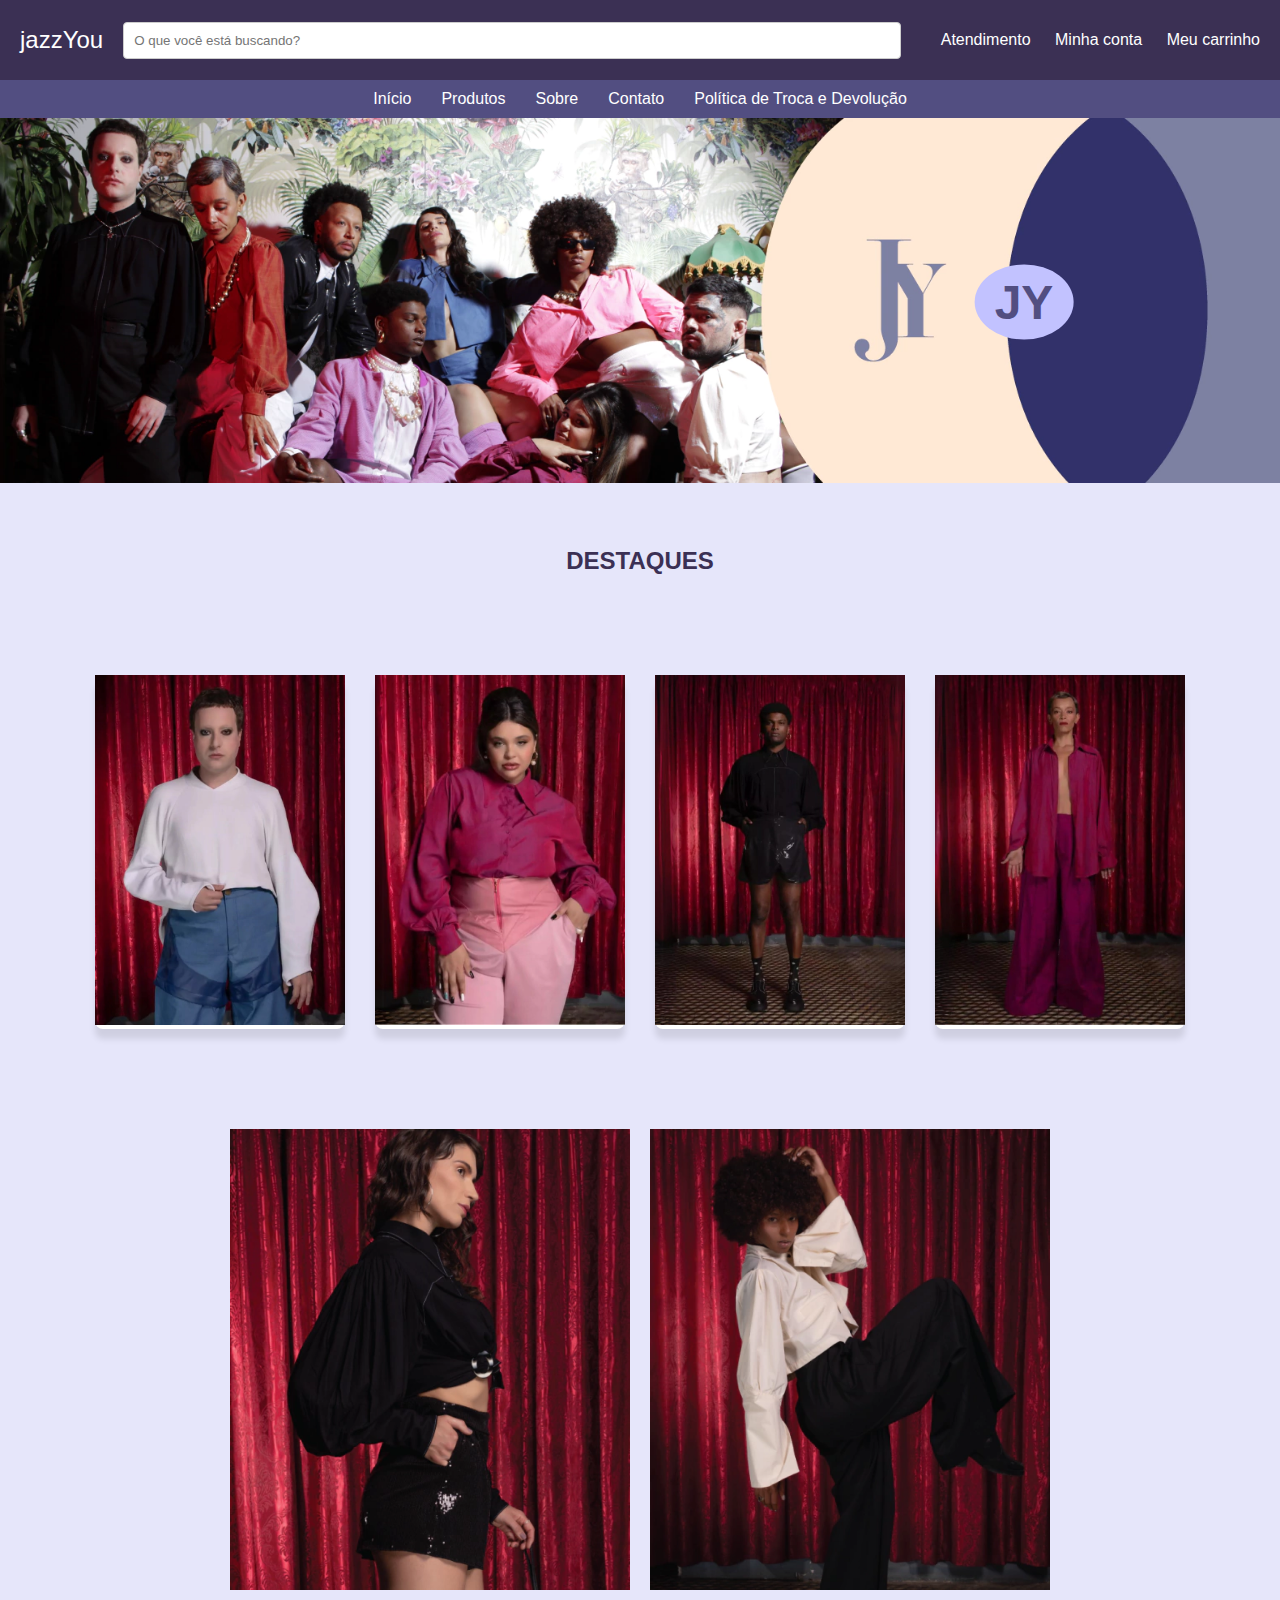
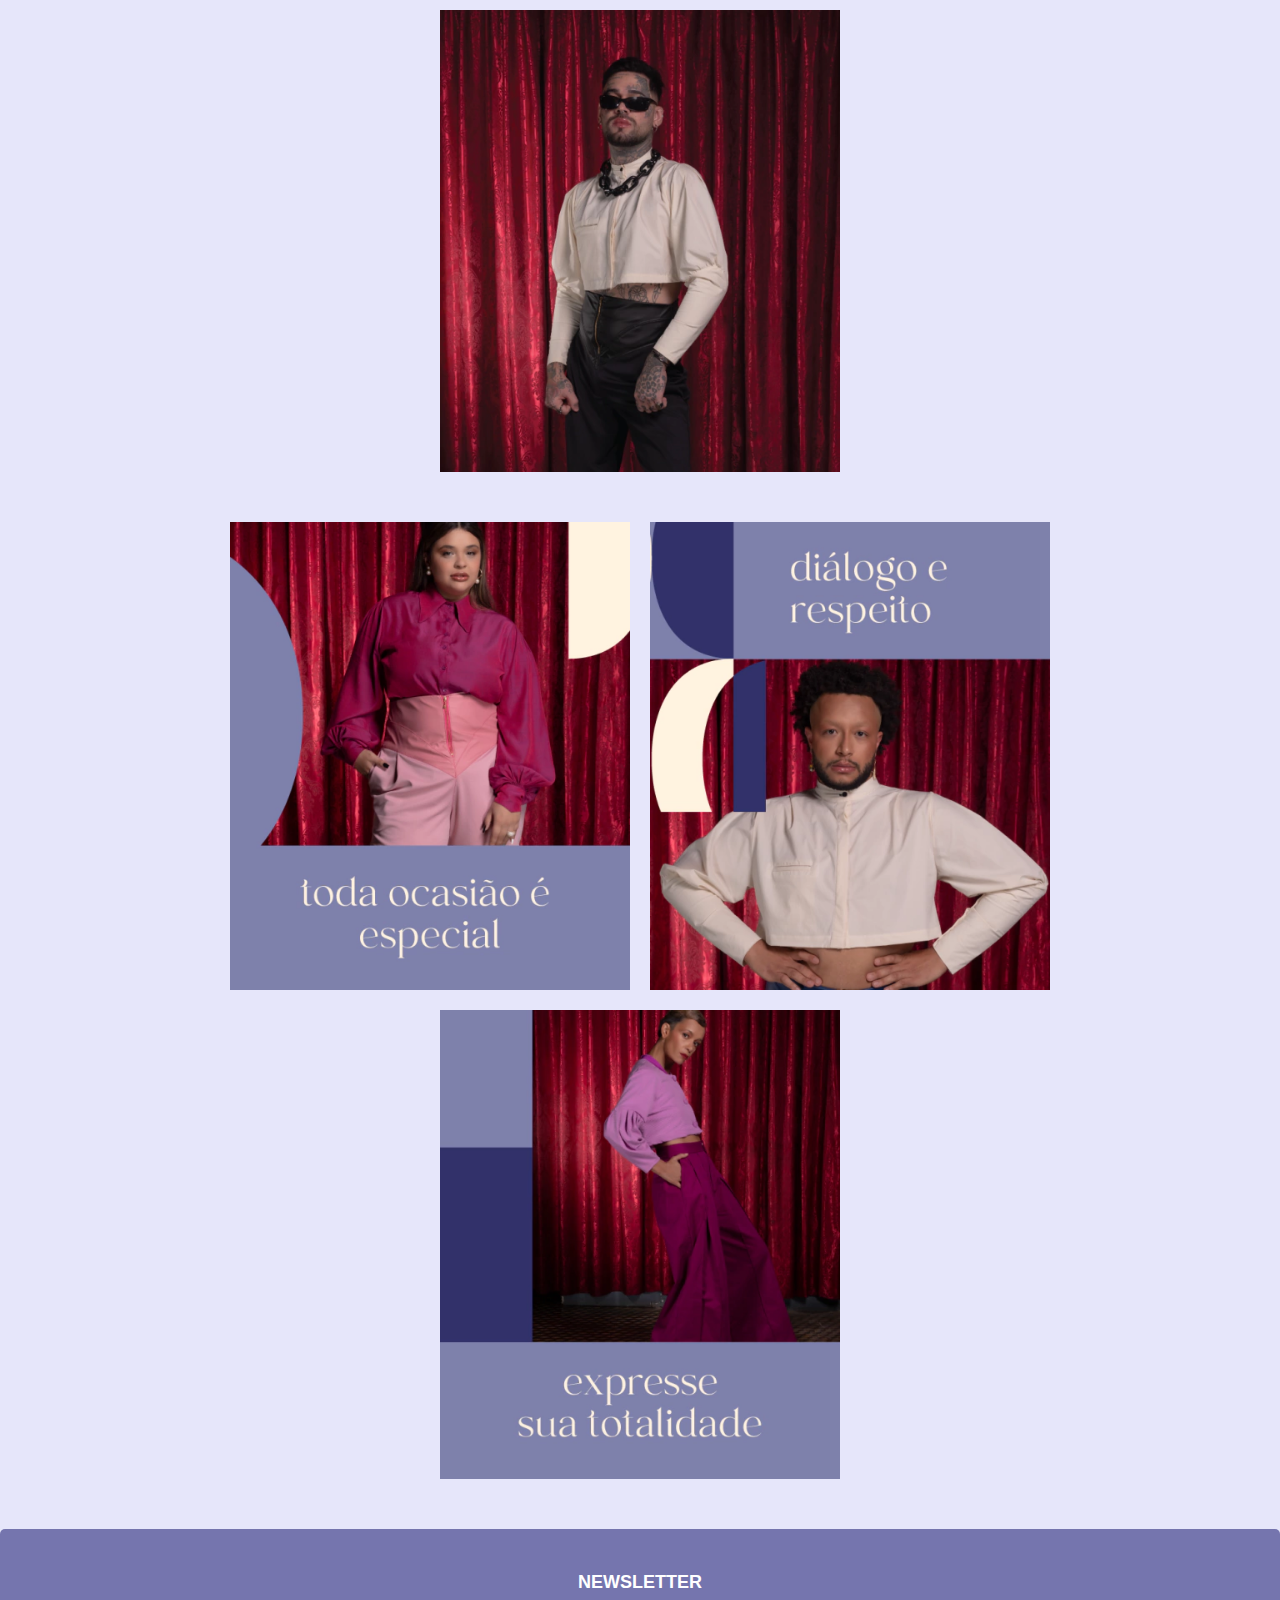
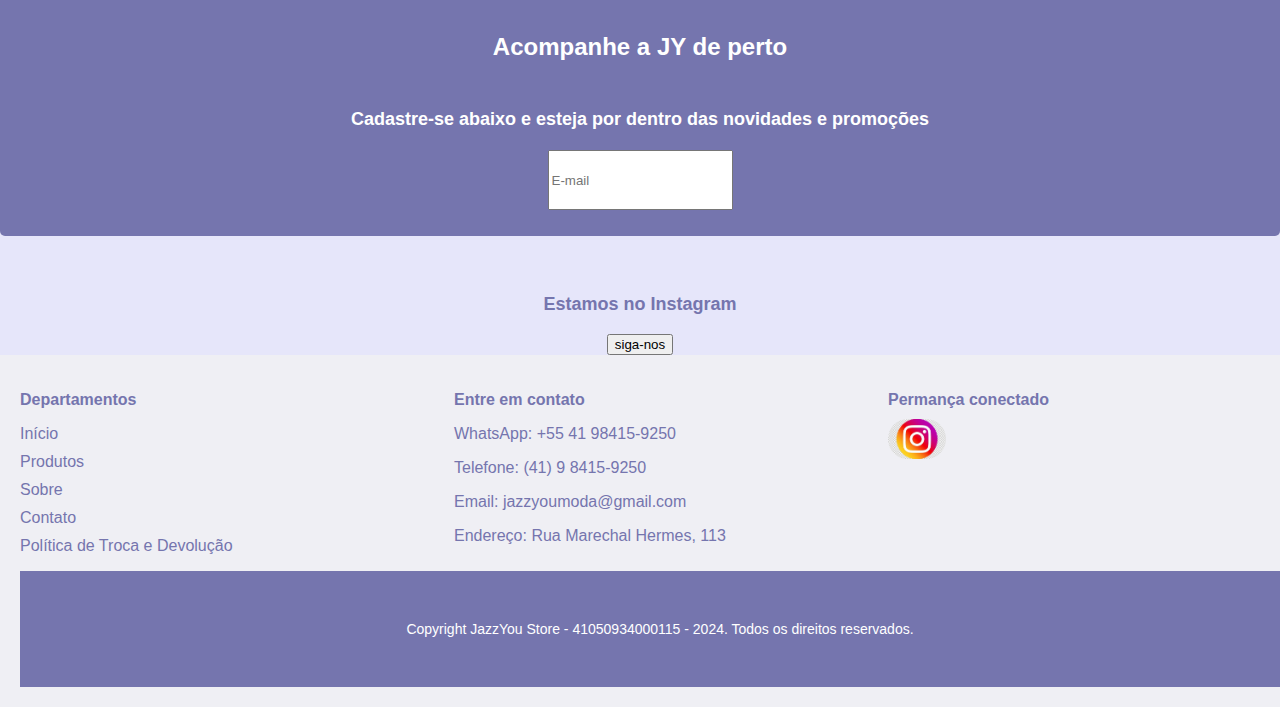
<file: vps02/home/index.html>
<!DOCTYPE html>
<html lang="en">
<head>
    <meta charset="UTF-8">
    <meta name="viewport" content="width=device-width, initial-scale=1.0">
    <title>JazzYou</title>
    <link rel="stylesheet" href="style.css">
</head>
<body>
    <header class="top-bar">
        <div class="logo">
            <h1>jazz<span class="highlight">You</span></h1>
        </div>
        <div class="search-bar">
            <input type="text" placeholder="O que você está buscando?">
        </div>
        <div class="top-menu">
            <a href="#">Atendimento</a>
            <a href="#">Minha conta</a>
            <a href="indexcarrinho.html">Meu carrinho</a>
        </div>
    </header>
    <main>
        <div class="div-bar">
            <a href="#">Início</a>
            <a href="indexprodutos.html">Produtos</a>
            <a href="indexquemsomos.html">Sobre</a>
            <a href="indexcontato.html">Contato</a>
            <a href="#">Política de Troca e Devolução</a>
        </div>
        <div class="banner">
            <img src="banner.webp" alt="Imagem Principal">
            <div class="logo-overlay">
                <span>JY</span>
            </div>
        </div>
    
        </div>
        <h2 class="highlights-title">DESTAQUES</h2>
        <div class="cards-container">
            <div class="card">
                <img src="croppedbrittany.webp" alt="">
            </div>
            <div class="card">
                <img src="calcav.webp" alt="">
            </div>
            <div class="card">
                <img src="shortsvera.webp" alt="">
            </div>
            <div class="card">
                <img src="pantalona.webp" alt="">
            </div>
        </div>
        <div class="div_opcoes">
            <div class="div">
                <img src="shorts.webp" alt="">
            </div>
            <div class="div">
                <img src="calças.webp" alt="">
            </div>
            <div class="div">
                <img src="cropped.webp" alt="">
            </div>
        </div>
        <div class="div_frases">
            <div class="div">
                <img src="especial.webp" alt="">
            </div>
            <div class="div">
                <img src="respeito.webp" alt="">
            </div>
            <div class="div">
                <img src="totalidade.webp" alt="">
            </div>
        </div>
        <div class="final">
            <div class="newsletter">
                <p>NEWSLETTER</p>
                <h2>Acompanhe a JY de perto</h2>
                <p>Cadastre-se abaixo e esteja por dentro das novidades e promoções</p>
                <input type="text" placeholder="E-mail" class="search-bar">
            </div>
        </div>
            <br>
            <div class="textoo">
                <p>Estamos no Instagram</p>
                <button>siga-nos</button>
            </div>

        </div>

        <footer>
            <div class="footer-container">
                <div class="footer-section">
                    <h3>Departamentos</h3>
                    <ul>
                        <li><a href="#">Início</a></li>
                        <li><a href="#">Produtos</a></li>
                        <li><a href="#">Sobre</a></li>
                        <li><a href="#">Contato</a></li>
                        <li><a href="#">Política de Troca e Devolução</a></li>
                    </ul>
                </div>
                <div class="footer-section">
                    <h3>Entre em contato</h3>
                    <p>WhatsApp: +55 41 98415-9250</p>
                    <p>Telefone: (41) 9 8415-9250</p>
                    <p>Email: jazzyoumoda@gmail.com</p>
                    <p>Endereço: Rua Marechal Hermes, 113</p>
                </div>
                <div class="footer-section">
                    <h3>Permança conectado</h3>
                    <a href="#"><img src="instagram.jfif" alt="Instagram" id="imagem"></a>
                </div>
            </div>
            <div class="copyright">
                Copyright JazzYou Store - 41050934000115 - 2024. Todos os direitos reservados.
            </div>
    </main>
</body>
</html>
</file>
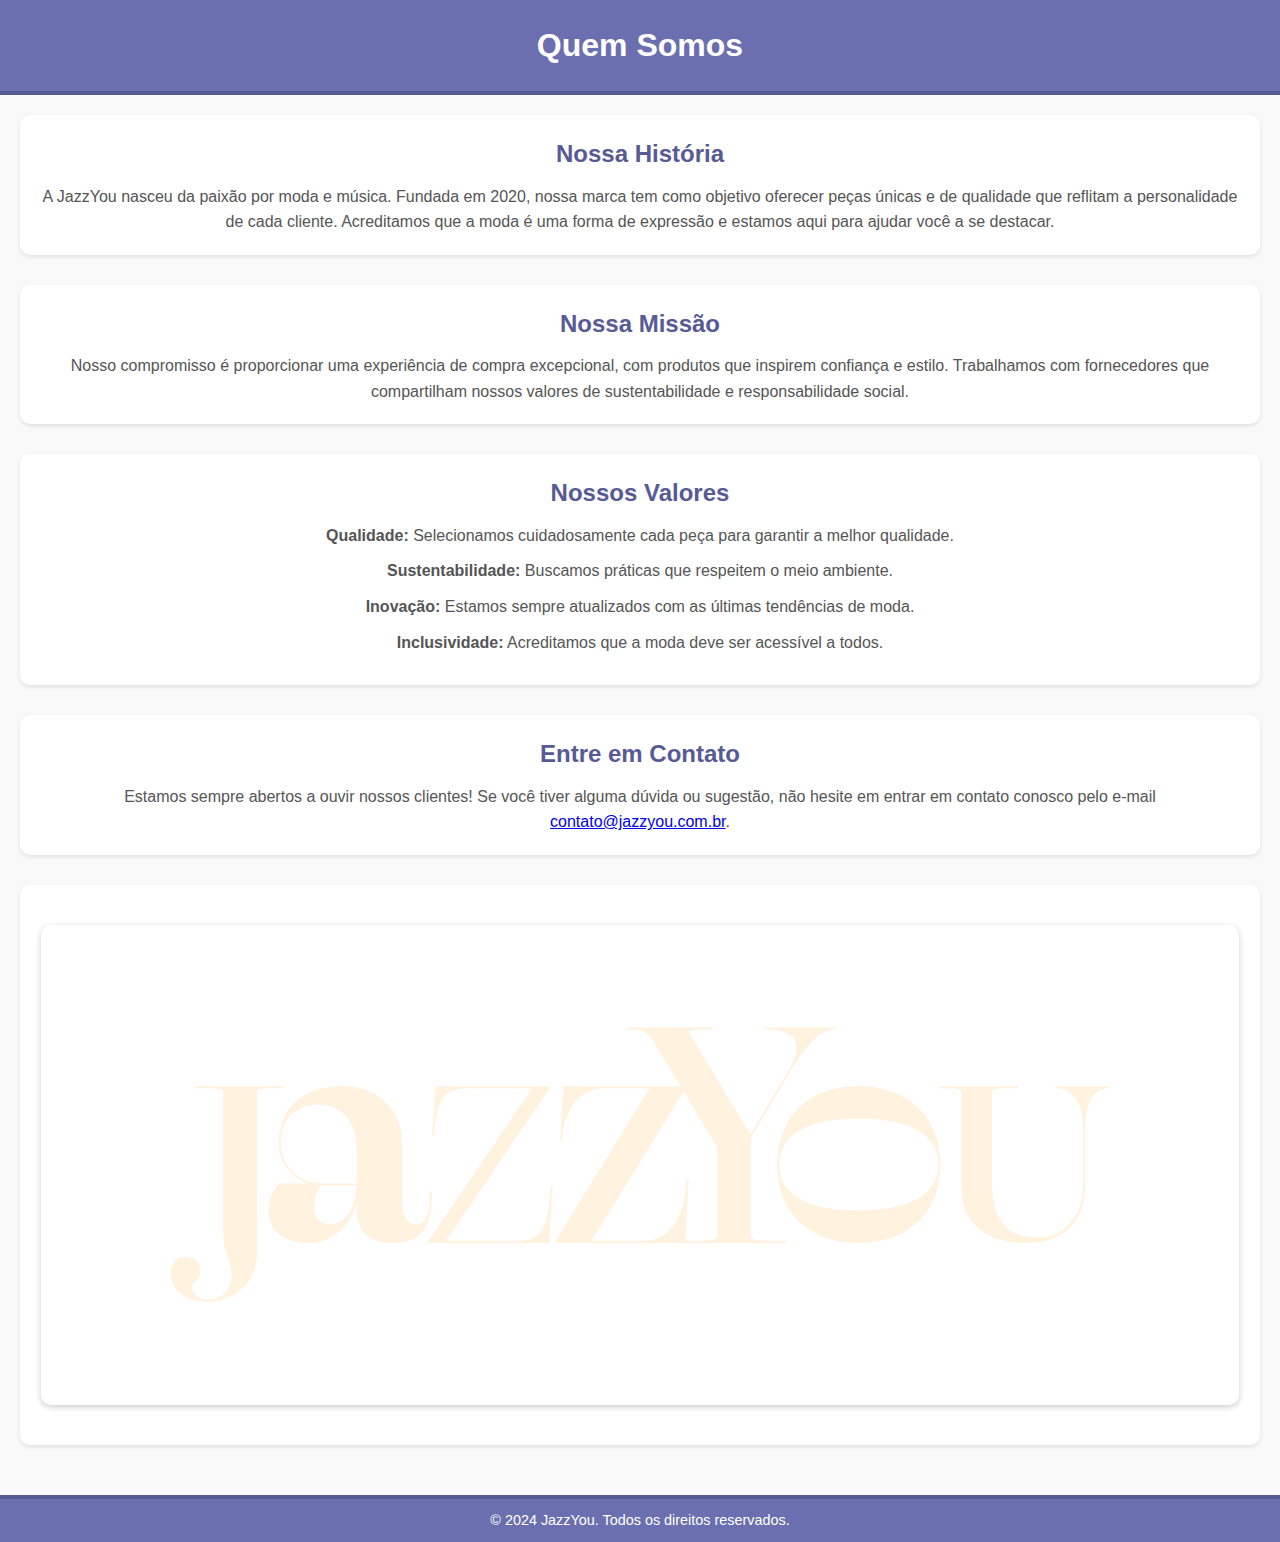
<file: vps02/quemsomos/index.html>
<!DOCTYPE html>
<html lang="pt-BR">
<head>
    <meta charset="UTF-8">
    <meta name="viewport" content="width=device-width, initial-scale=1.0">
    <title>JazzYou - Quem Somos</title>
    <link rel="stylesheet" href="style.css">
</head>
<body>
    <header>
        <h1>Quem Somos</h1>
    </header>
    <main>
        <div class="history">
            <h2>Nossa História</h2>
            <p>A JazzYou nasceu da paixão por moda e música. Fundada em 2020, nossa marca tem como objetivo oferecer peças únicas e de qualidade que reflitam a personalidade de cada cliente. Acreditamos que a moda é uma forma de expressão e estamos aqui para ajudar você a se destacar.</p>
        </div>
        
        <div class="mission">
            <h2>Nossa Missão</h2>
            <p>Nosso compromisso é proporcionar uma experiência de compra excepcional, com produtos que inspirem confiança e estilo. Trabalhamos com fornecedores que compartilham nossos valores de sustentabilidade e responsabilidade social.</p>
        </div>
        
        <div class="values">
            <h2>Nossos Valores</h2>
            <ul>
                <li><strong>Qualidade:</strong> Selecionamos cuidadosamente cada peça para garantir a melhor qualidade.</li>
                <li><strong>Sustentabilidade:</strong> Buscamos práticas que respeitem o meio ambiente.</li>
                <li><strong>Inovação:</strong> Estamos sempre atualizados com as últimas tendências de moda.</li>
                <li><strong>Inclusividade:</strong> Acreditamos que a moda deve ser acessível a todos.</li>
            </ul>
        </div>

        <div class="contact">
            <h2>Entre em Contato</h2>
            <p>Estamos sempre abertos a ouvir nossos clientes! Se você tiver alguma dúvida ou sugestão, não hesite em entrar em contato conosco pelo e-mail <a href="mailto:contato@jazzyou.com.br">contato@jazzyou.com.br</a>.</p>
        </div>

        <div class="image">
            <img src="logo copy.png" alt="Ilustração JazzYou">
        </div>
    </main>
    <footer>
        <p>&copy; 2024 JazzYou. Todos os direitos reservados.</p>
    </footer>
</body>
</html>
</file>
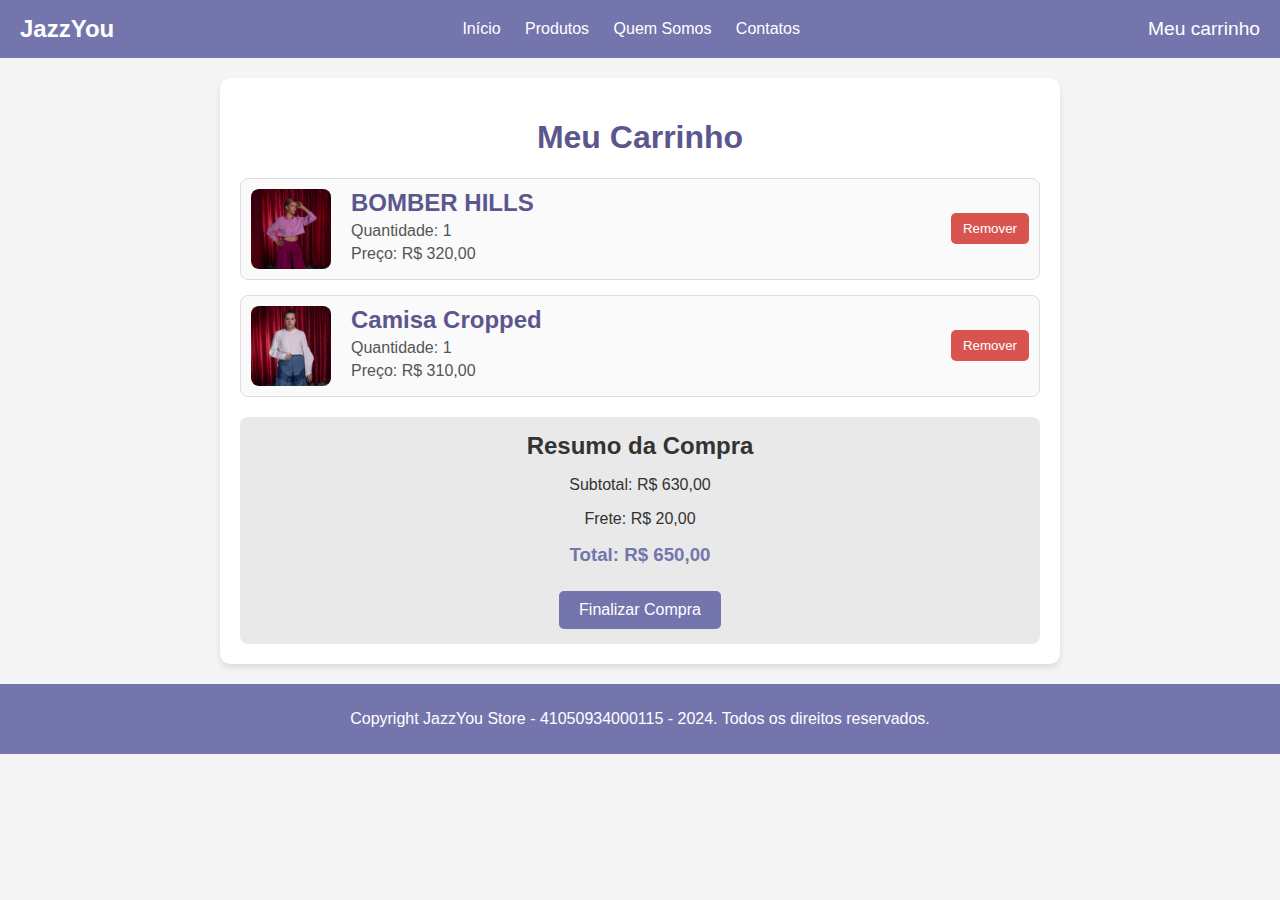
<file: vps02/carrinho/index2.html>
<!DOCTYPE html>
<html lang="pt-BR">
<head>
    <meta charset="UTF-8">
    <meta name="viewport" content="width=device-width, initial-scale=1.0">
    <title>Carrinho</title>
    <link rel="stylesheet" href="style2.css">
</head>
<body>
    <header class="div1">
        <div class="logo">JazzYou</div>
        <div class="menu">
            <a href="indexhome.html">Início</a>
            <a href="indexprodutos.html">Produtos</a>
            <a href="indexquemsomos.html">Quem Somos</a>
            <a href="indexcontato.html">Contatos</a>
        </div>
        <div class="cart-icon">Meu carrinho</div>
    </header>

    <main class="cart-container">
        <h1>Meu Carrinho</h1>
        
        <section class="cart-items">
            <div class="cart-item">
                <img src="bomberhills.webp" alt="Produto" class="product-image">
                <div class="item-details">
                    <h2>BOMBER HILLS</h2>
                    <p>Quantidade: 1</p>
                    <p>Preço: R$ 320,00</p>
                </div>
                <button class="remover">Remover</button>
            </div>

            <div class="cart-item">
                <img src="croppedbrittany.webp" alt="Produto" class="product-image">
                <div class="item-details">
                    <h2>Camisa Cropped</h2>
                    <p>Quantidade: 1</p>
                    <p>Preço: R$ 310,00</p>
                </div>
                <button class="remover">Remover</button>
            </div>
        </section>

        <section class="cart-summary">
            <h2>Resumo da Compra</h2>
            <p>Subtotal: R$ 630,00</p>
            <p>Frete: R$ 20,00</p>
            <h3>Total: R$ 650,00</h3>
            <button class="final">Finalizar Compra</button>
        </section>
    </main>

    <footer>
        <p>Copyright JazzYou Store - 41050934000115 - 2024. Todos os direitos reservados.</p>
    </footer>
</body>
</html>
</file>
<file: vps02/home/style.css>
body {
    margin: 0;
    font-family: Arial, sans-serif;
    background-color: #e6e6fa;
    color: #333;
}

.top-bar {
    display: flex;
    justify-content: space-between;
    align-items: center;
    background-color: #3b3054;
    padding: 10px 20px;
    color: white;
}

.logo h1 {
    font-size: 24px;
    font-weight: normal;
}

.search-bar {
    flex: 1;
    display: flex;
    align-items: center;
    margin: 0 20px;
}

.search-bar input {
    width: 100%;
    padding: 10px;
    border: 1px solid #ccc;
    border-radius: 4px;
}

.top-menu a {
    margin-left: 20px;
    color: white;
    text-decoration: none;
}

.div-bar {
    display: flex;
    justify-content: center;
    background-color: #524e81;
    padding: 10px 0;
}

.div-bar a {
    margin: 0 15px;
    color: white;
    text-decoration: none;
    font-size: 16px;
}

.banner {
    position: relative;
    text-align: center;
}

.banner img {
    width: 100%;
    height: auto;
}

.logo-overlay {
    position: absolute;
    top: 50%;
    left: 80%;
    transform: translate(-50%, -50%);
    background-color: #c2c2ff;
    color: #524e81;
    font-size: 48px;
    font-weight: bold;
    padding: 10px 20px;
    border-radius: 50%;
    display: inline-block;
}

.new-image img {
    display: block;
    width: 100%;
    height: auto;
    margin: 0;
}

.highlights-title {
    text-align: center;
    color: #3b3054;
    margin: 60px 0;
    font-size: 24px;
    font-weight: bold;
}

.cards-container {
    display: flex;
    justify-content: center;
    gap: 30px;
    flex-wrap: wrap;
    margin: 100px 0;
}

.div_opcoes {
    display: flex;
    justify-content: center;
    gap: 30px;
    flex-wrap: wrap;
    margin: 100px 0;
}

.card {
    position: relative;
    width: 250px;
    background-color: white;
    box-shadow: 0 10px 6px rgba(0, 0, 0, 0.1);
    border-radius: 8px;
    text-align: center;
}

.card img {
    width: 100%;
    height: 350px;
    object-fit: cover;
}

.card-text {
    font-size: 16px;
    font-weight: bold;
    color: #333;
    margin: 10px 0;
}

.discount-badge {
    position: absolute;
    top: 10px;
    left: 10px;
    background-color: #6c5ce7;
    color: white;
    font-size: 12px;
    padding: 5px 10px;
    border-radius: 5px;
}

.price {
    font-size: 20px;
    color: #3b3054;
    margin: 10px 0;
}

.installments {
    font-size: 14px;
    color: #524e81;
}

.div_opcoes {
    display: flex;
    justify-content: center;
    gap: 20px;
    margin: 50px;
    flex-wrap: wrap;
}

.div_opcoes .div {
    width: 400px;
    height: auto;
    display: flex;
    justify-content: center;
    align-items: center;
}

.div_opcoes .div img {
    width: 100%;
    height: auto;
}

.div_frases {
    display: flex;
    justify-content: center;
    gap: 20px;
    margin: 50px;
    flex-wrap: wrap;
}

.div_frases .div {
    width: 400px;
    height: auto;
    display: flex;
    justify-content: center;
    align-items: center;
}

.div_frases .div img {
    width: 100%;
    height: auto;
}


& .final {
    display: flex;
    justify-content: center;
    align-items: center;
    text-align: center;
    margin-top: 20px;
    margin-bottom: 20px;

    & .newsletter {
        display: flex;
        flex-direction: column;
        justify-content: center;
        align-items: center;
        background-color: #7575ae;
        border-radius: 5px;
        width: 100vw;
        height: 20vw;
        padding: 2vw;
    }

    & .newsletter p {
        font-size: 18px;
        font-weight: bold;
        margin-bottom: 20px;
        color: white;
    }

    & .newsletter h2 {
        font-size: 24px;
        font-weight: bold;
        margin-bottom: 30px;
        color: white;
    }
}

footer {
    background-color: #efeff4;
    color: #b9b3b3;
    padding: 20px;
}

.footer-container {
    display: flex;
    justify-content: space-between;
}

.footer-section {
    width: 30%;
    color: #7575ae;
}

.footer-section h3 {
    font-size: 16px;
    margin-bottom: 10px;
    color: #7575ae;
}

.footer-section ul {
    list-style: none;
    padding: 0;
    color: #7575ae;
}

.footer-section ul li a {
    color: #7575ae;
    text-decoration: none;
    display: block;
    margin-bottom: 10px;
}

.footer-section ul li a:hover {
    color: #7575ae;
}

.footer-section a img {
    height: 40px;
    margin-right: 40px;
    border-radius: 30px;
}

footer .copyright {
    font-size: 14px;
    color: #ffffff;
    background-color: #7575ae;
    padding: 50px 0;
    width: 100vw;
    text-align: center;
}

.roupas {
    width: 100vw;

    & img {
        width: 95vw;
        height: auto;
        margin-left: 2%;
    }
}


    & .textoo {
        margin-top: 20px;
        font-size: 18px;
        font-weight: bold;
        color: #7575ae;
        text-decoration: none;
        text-align: center;
    }
</file>
<file: vps02/quemsomos/style.css>
* {
    margin: 0;
    padding: 0;
    box-sizing: border-box;
}


body {
    font-family: 'Arial', sans-serif;
    line-height: 1.6;
    background-color: #f9f9f9;
    color: #333;
}


header {
    background-color: #6c6faf;
    color: #fff;
    padding: 20px;
    text-align: center;
    border-bottom: 4px solid #575a95;
}

header h1 {
    font-size: 2rem;
    margin: 0;
}


main {
    padding: 20px;
}

div {
    margin-bottom: 30px;
    padding: 20px;
    background-color: #fff;
    border-radius: 10px;
    box-shadow: 0 2px 4px rgba(0, 0, 0, 0.1);
}

div h2 {
    font-size: 1.5rem;
    margin-bottom: 10px;
    color: #575a95;
    text-align: center;
}

div p,
div ul {
    font-size: 1rem;
    color: #555;
    text-align: center;
}

div ul {
    list-style: none;
    padding-left: 0;
}

div ul li {
    margin-bottom: 10px;
}

div.image img {
    display: block;
    margin: 20px auto;
    max-width: 100%;
    height: auto;
    border-radius: 10px;
    box-shadow: 0 2px 6px rgba(0, 0, 0, 0.2);
}

footer {
    background-color: #6c6faf;
    color: #fff;
    text-align: center;
    padding: 10px;
    font-size: 0.9rem;
    border-top: 4px solid #575a95;
    position: relative;
}
</file>
<file: vps02/carrinho/style2.css>
body {
    margin: 0;
    font-family: Arial, sans-serif;
    background-color: #f5f5f5;
    color: #333;
}

.div1 {
    display: flex;
    justify-content: space-between;
    align-items: center;
    background-color: #7575ae;
    color: white;
    padding: 15px 20px;
}

.logo {
    font-size: 1.5em;
    font-weight: bold;
}

.menu a {
    margin: 0 10px;
    color: white;
    text-decoration: none;
}

.cart-icon {
    font-size: 1.2em;
}

.cart-container {
    padding: 20px;
    max-width: 800px;
    margin: 20px auto;
    background-color: white;
    border-radius: 10px;
    box-shadow: 0 4px 6px rgba(0, 0, 0, 0.1);
}

.cart-container h1 {
    text-align: center;
    color: #5b578e;
}

.cart-items {
    margin-bottom: 20px;
}

.cart-item {
    display: flex;
    align-items: center;
    margin-bottom: 15px;
    padding: 10px;
    border: 1px solid #ddd;
    border-radius: 8px;
    background-color: #fafafa;
}

.product-image {
    width: 80px;
    height: 80px;
    border-radius: 8px;
    margin-right: 20px;
}

.item-details h2 {
    margin: 0;
    color: #5b578e;
}

.item-details p {
    margin: 5px 0;
    color: #555;
}

.remover {
    margin-left: auto;
    padding: 8px 12px;
    background-color: #d9534f;
    color: white;
    border: none;
    border-radius: 5px;
    cursor: pointer;
}

.remover:hover {
    background-color: #c9302c;
}

.cart-summary {
    padding: 15px;
    background-color: #e9e9e9;
    border-radius: 8px;
    text-align: center;
}

.cart-summary h2 {
    margin: 0 0 10px;
    color: #333;
}

.cart-summary h3 {
    margin: 10px 0;
    color: #7575ae;
}

.final {
    margin-top: 15px;
    padding: 10px 20px;
    background-color: #7575ae;
    color: white;
    border: none;
    border-radius: 5px;
    font-size: 1em;
    cursor: pointer;
}

.final {
    background-color: #7575ae;
}

footer {
    text-align: center;
    padding: 10px;
    background-color: #7575ae;
    color: white;
    margin-top: 20px;
}
</file>
